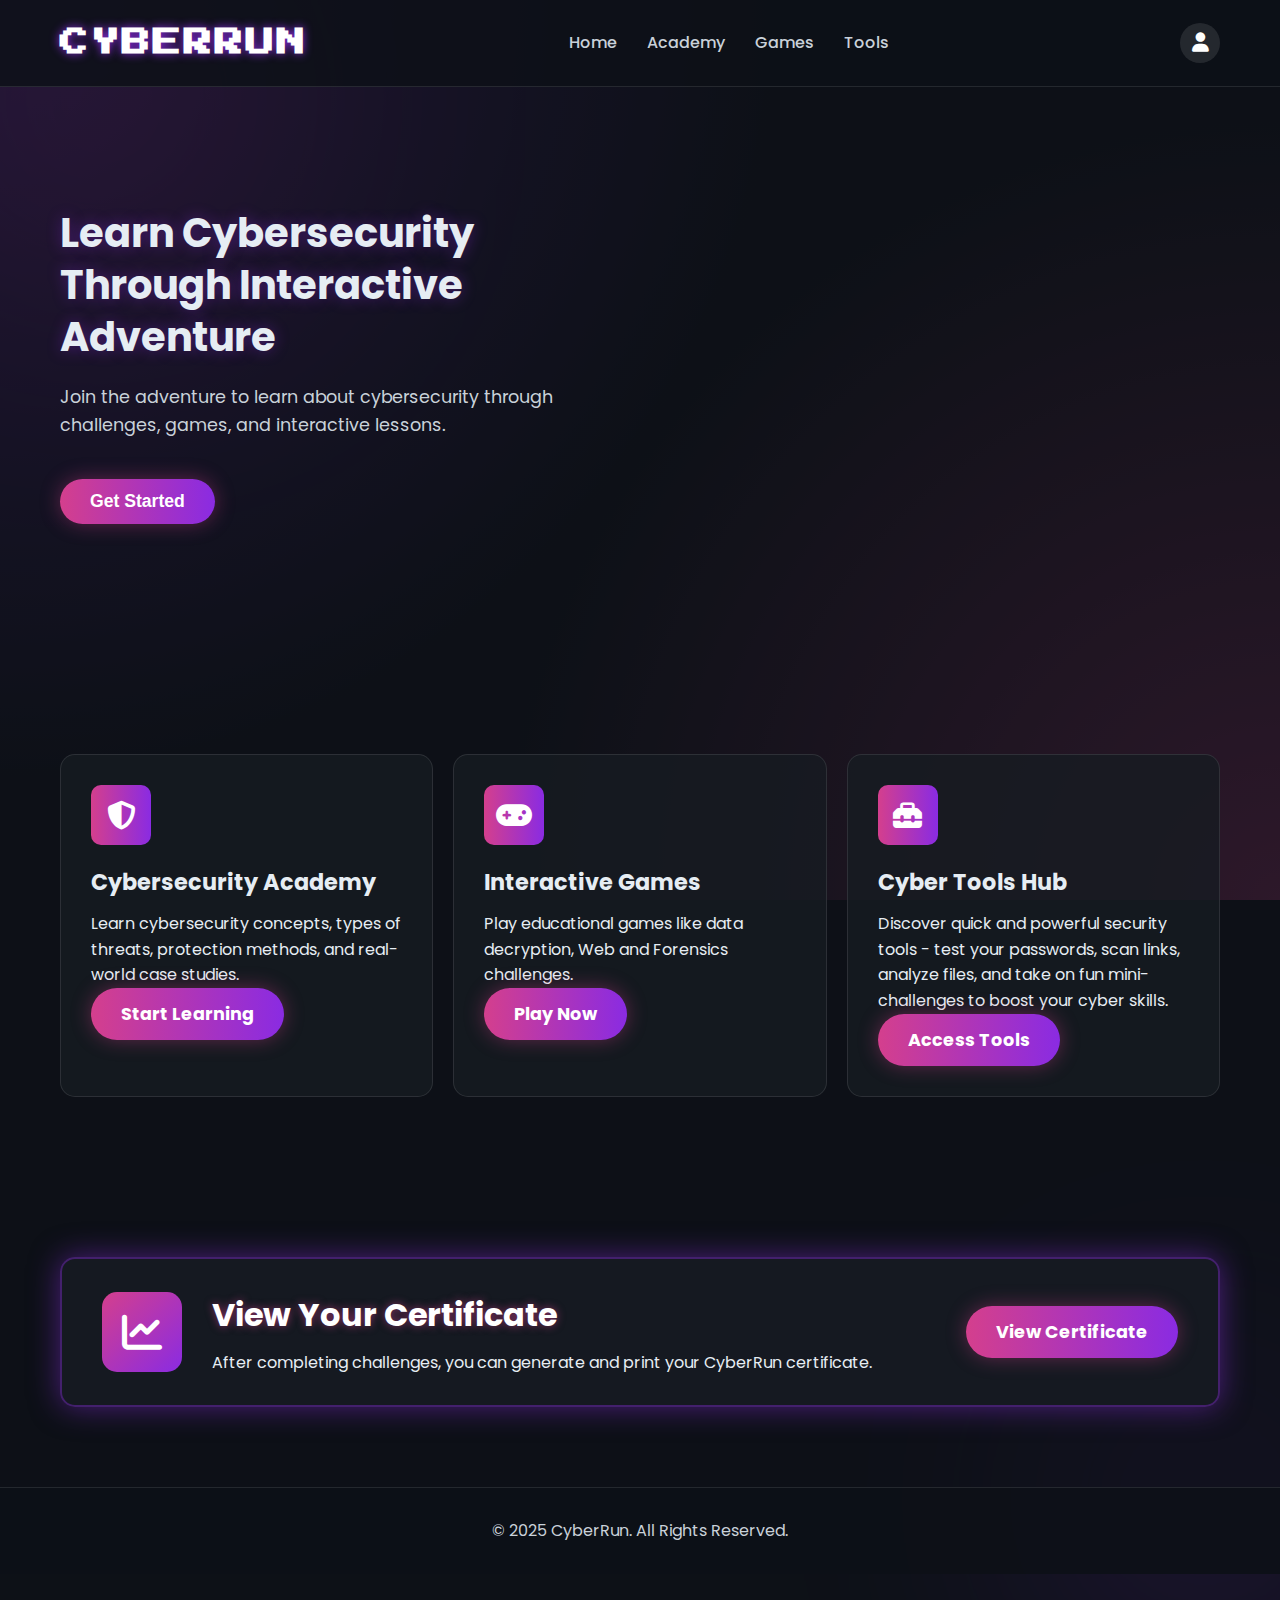
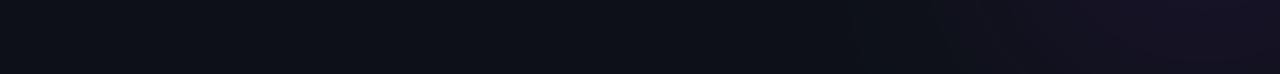
<file: index.html>
<!DOCTYPE html>
<html lang="en">
<head>
    <meta charset="UTF-8" />
    <meta name="viewport" content="width=device-width, initial-scale=1.0" />
    <title>CyberRun - Interactive Cybersecurity</title>

    <link
        rel="stylesheet"
        href="https://cdnjs.cloudflare.com/ajax/libs/font-awesome/6.4.2/css/all.min.css"
    />

    <link
        href="https://fonts.googleapis.com/css2?family=Poppins:wght@400;600&family=Press+Start+2P&display=swap"
        rel="stylesheet"
    />
    <link rel="stylesheet" href="style.css" /> 
</head>
<body>

    <div class="orb orb-1"></div>
    <div class="orb orb-2"></div>

    <header class="header">
        <div class="container">
            <h1 class="logo">CYBERRUN</h1>
            <nav class="nav">
                <ul>
                    <li><a href="index.html">Home</a></li>
                    <li><a href="academy.html">Academy</a></li>
                    <li><a href="games.html">Games</a></li>
                    <li><a href="Tools.html">Tools</a></li>
                </ul>
            </nav>
            <button class="login-button"><i class="fa-solid fa-user"></i></button>
        </div>
    </header>

    <section class="hero-section">
        <div class="container">
            <div class="hero-content">
                <h2>Learn Cybersecurity Through Interactive Adventure</h2>
                <p>Join the adventure to learn about cybersecurity through challenges, games, and interactive lessons.</p>
                <button id="getStartedBtn" class="btn btn-primary">Get Started</button>
            </div>
        </div>
    </section>

    <section class="content-cards-section" id="cardsSection">
        <div class="container">
            
            <div class="card">
                <div class="card-icon"><i class="fa-solid fa-shield-halved"></i></div>
                <h3>Cybersecurity Academy</h3>
                <p>Learn cybersecurity concepts, types of threats, protection methods, and real-world case studies.</p>
                <a href="academy.html" class="btn btn-primary btn-small">Start Learning</a>
            </div>

            <div class="card">
                <div class="card-icon"><i class="fa-solid fa-gamepad"></i></div>
                <h3>Interactive Games</h3>
                <p>Play educational games like data decryption, Web and Forensics challenges.</p>
                <a href="games.html" class="btn btn-primary btn-small">Play Now</a>
            </div>

            <div class="card">
                <div class="card-icon"><i class="fa-solid fa-toolbox"></i></div>
                <h3>Cyber Tools Hub</h3>
                <p>Discover quick and powerful security tools - test your passwords, scan links, analyze files, and take on fun mini-challenges to boost your cyber skills.</p>
                <a href="Tools.html" class="btn btn-primary btn-small">Access Tools</a>
            </div>
        </div>
    </section>

<section class="progress-section">
        <div class="container">
            <div class="certificate-content"> <div class="progress-icon"><i class="fa-solid fa-chart-line"></i></div>
                <div class="progress-text">
                    <h3>View Your Certificate</h3>
                    <p>After completing challenges, you can generate and print your CyberRun certificate.</p>
                </div>
                <a href="certificate.html" class="btn btn-primary certificate-btn">View Certificate</a>
            </div>
        </div>
    </section>

    <footer class="footer">
        <div class="container">
            <p>&copy; 2025 CyberRun. All Rights Reserved.</p>
        </div>
    </footer>

    <script>
        document.addEventListener("DOMContentLoaded", function() {
            const getStartedBtn = document.getElementById('getStartedBtn');
            const cardsSection = document.getElementById('cardsSection');

            if (getStartedBtn && cardsSection) {
                getStartedBtn.addEventListener('click', function() {
                    // تطبيق الانزلاق الناعم إلى قسم البطاقات
                    cardsSection.scrollIntoView({
                        behavior: 'smooth'
                    });
                });
            }
        });
    </script>

</body>
</html>
</file>
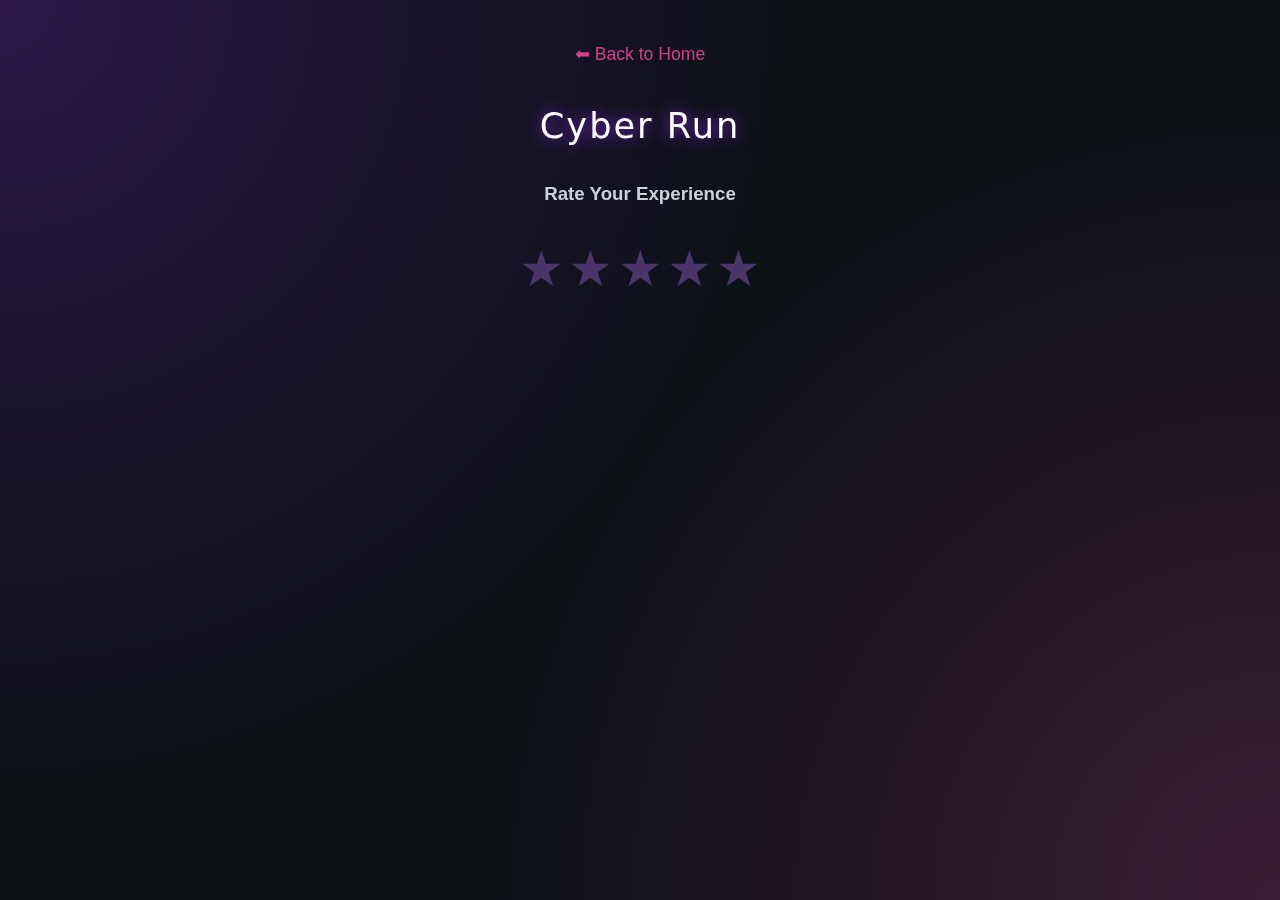
<file: certificate.html>
<!DOCTYPE html>
<html lang="en">
<head>
<meta charset="UTF-8">
<title>Cyber Run - Certificate</title>

<style>
/* ====================================
   1. Base Styling - دمج أنماط الموقع الأساسية
   ==================================== */
* {
    margin: 0;
    padding: 0;
    box-sizing: border-box;
}

:root {
    --primary-color-dark: #8a2be2; /* بنفسجي */
    --primary-color-light: #d43f8d; /* وردي */
    --dark-bg: #0d1117; /* خلفية داكنة */
    --text-color: #e6edf3;
    --light-text: #c9d1d9;
}

body {
    font-family: 'Poppins', sans-serif;
    color: var(--text-color);
    line-height: 1.6;
    background: 
        radial-gradient(circle at top left, rgba(138, 43, 226, 0.4), transparent 50%),
        radial-gradient(circle at bottom right, rgba(212, 63, 141, 0.4), transparent 50%),
        var(--dark-bg);
    background-attachment: fixed;
    background-size: cover;
    overflow-x: hidden;
    padding: 40px 20px;
    position: relative;
    z-index: 1;
    min-height: 100vh;
}

/* طبقة شفافة لجعل النص أكثر بروزاً */
body::before {
    content: '';
    position: fixed;
    top: 0;
    left: 0;
    width: 100%;
    height: 100%;
    background-color: rgba(13, 17, 23, 0.4);
    z-index: 0;
}

.content-wrapper {
    max-width: 850px;
    margin: 0 auto;
    text-align: center;
    position: relative;
    z-index: 2;
}

/* العودة للصفحة الرئيسية */
.back-link {
    display: inline-block;
    color: var(--primary-color-light);
    text-decoration: none;
    font-weight: 500;
    font-size: 1.1em;
    margin-bottom: 30px;
    transition: color 0.3s ease;
}
.back-link:hover {
    color: var(--primary-color-dark);
}

/* ====================================
   2. Title and Rating
   ==================================== */
#siteTitle {
    font-family: 'Press Start 2P', system-ui;
    font-size: 2.2em;
    color: #fff;
    text-shadow: 0 0 15px var(--primary-color-dark);
    margin-bottom: 25px;
    letter-spacing: 2px;
}

h3 {
    color: var(--light-text);
    margin-bottom: 15px;
}

/* Rating Stars */
.rating {
    direction: rtl;
    unicode-bidi: bidi-override;
    margin: 20px 0 30px;
}
.rating input { display: none; }
.rating label {
    font-size: 50px;
    color: #4a3469;
    cursor: pointer;
    transition: color 0.3s ease, text-shadow 0.3s ease;
}
.rating input:checked ~ label,
.rating label:hover,
.rating label:hover ~ label {
    color: var(--primary-color-light);
    text-shadow: 0 0 15px var(--primary-color-light);
}

/* ====================================
   3. Input and Button - تحسين المدخل والزر
   ==================================== */
#nameInput {
    width: 80%;
    max-width: 450px;
    padding: 15px 20px;
    margin-top: 15px;
    font-size: 1.1em;
    border-radius: 8px;
    border: 2px solid var(--primary-color-dark);
    background: rgba(22, 27, 34, 0.9);
    color: var(--text-color);
    transition: border-color 0.3s ease, box-shadow 0.3s ease;
    display: none; /* مخفي افتراضياً */
}

#nameInput:focus {
    outline: none;
    border-color: var(--primary-color-light);
    box-shadow: 0 0 15px rgba(212, 63, 141, 0.5);
}

/* الزر الأساسي (Primary Button Style) */
.btn-primary {
    display: inline-block;
    margin-top: 30px;
    padding: 12px 35px;
    border-radius: 50px;
    font-weight: bold;
    text-decoration: none;
    cursor: pointer;
    transition: all 0.3s ease;
    border: none;
    font-size: 1.1em;
    background: linear-gradient(90deg, var(--primary-color-light), var(--primary-color-dark));
    color: white;
    box-shadow: 0 0 20px rgba(212, 63, 141, 0.4);
    display: none; /* مخفي افتراضياً */
}

.btn-primary:hover {
    transform: translateY(-3px);
    box-shadow: 0 0 30px rgba(212, 63, 141, 0.8);
}

/* تطبيق الأنماط على زر الطباعة */
#printBtn {
    /* يستخدم نمط .btn-primary */
}

/* ====================================
   4. Certificate - تحسين عرض الشهادة
   ==================================== */
#certificate {
    margin: 60px auto 40px;
    width: 90%;
    max-width: 700px;
    padding: 50px 30px;
    border: 5px solid var(--primary-color-dark);
    border-radius: 20px;
    background: rgba(22, 27, 34, 0.85);
    box-shadow: 0 0 40px rgba(138, 43, 226, 0.7);
    border-image: linear-gradient(45deg, var(--primary-color-light), var(--primary-color-dark)) 1;
    border-width: 5px;
    text-align: center;
    display: none; /* مخفي افتراضياً */
}

#certificate h1 {
    font-size: 2.5em;
    color: var(--primary-color-light);
    margin-bottom: 10px;
    text-transform: uppercase;
    letter-spacing: 2px;
}

#certificate p {
    font-size: 1.1em;
    color: var(--light-text);
    margin: 15px 0;
}

#certName {
    font-size: 3em;
    color: #fff;
    font-weight: 700;
    margin: 20px 0;
    text-shadow: 0 0 10px rgba(255, 255, 255, 0.5);
}

/* ====================================
   5. Responsive Adjustments
   ==================================== */
@media (max-width: 600px) {
    #siteTitle { font-size: 1.8em; }
    .rating label { font-size: 40px; }
    #nameInput { width: 95%; }
    #certificate { padding: 30px 15px; }
    #certificate h1 { font-size: 2em; }
    #certName { font-size: 2.5em; }
}

/* ====================================
   6. Print Mode (التعليمات لإبقاء الألوان)
   ==================================== */
@media print {
    /* **التعليمات الأساسية للطباعة الملونة** */
    body, #certificate {
        -webkit-print-color-adjust: exact !important;
        color-adjust: exact !important;
    }

    body {
        background: var(--dark-bg) !important;
        color: var(--text-color) !important;
        padding: 0 !important;
        /* لا يتم استخدام الـ radial-gradient في الطباعة عادةً، نعتمد على لون الخلفية الداكن */
    }
    
    /* إخفاء عناصر التحكم */
    .back-link, #siteTitle, h3, .rating, #nameInput, #printBtn { 
        visibility: hidden; 
        display: none; 
    }

    /* ضمان ظهور الشهادة بالخلفية الداكنة */
    #certificate {
        background: rgba(22, 27, 34, 0.95) !important;
        color: var(--text-color) !important;
        border-color: var(--primary-color-dark) !important;
        box-shadow: none !important;
        border-image: linear-gradient(45deg, var(--primary-color-light), var(--primary-color-dark)) 1;
        border-width: 5px;
        position: absolute;
        top: 0; left: 0;
        width: 100%;
        max-width: 100%;
        margin: 0;
        padding: 50px;
        min-height: 100vh;
        border-radius: 0;
    }

    #certificate h1 {
        color: var(--primary-color-light) !important;
    }
    #certName {
        color: #fff !important;
        text-shadow: none !important;
    }
}
</style>
</head>

<body>

<div class="content-wrapper">

    <a href="index.html" class="back-link">⬅ Back to Home</a>

    <div id="siteTitle">Cyber Run</div>

    <h3>Rate Your Experience</h3>

    <div class="rating">
      <input type="radio" name="rate" id="r5"><label for="r5">★</label>
      <input type="radio" name="rate" id="r4"><label for="r4">★</label>
      <input type="radio" name="rate" id="r3"><label for="r3">★</label>
      <input type="radio" name="rate" id="r2"><label for="r2">★</label>
      <input type="radio" name="rate" id="r1"><label for="r1">★</label>
    </div>

    <input id="nameInput" type="text" placeholder="Enter your name" style="display: none;">

    <button id="printBtn" class="btn-primary" onclick="printCertificate()" style="display: none;">Generate & Print Certificate</button>

    <div id="certificate" style="display: none;">
      <h1>Certificate of Completion</h1>
      <p>Cyber Run proudly presents this certificate to</p>
      <h2 id="certName"></h2>
      <p>For successfully taking part in the **Cyber Run Experience** and demonstrating commitment to digital security principles.</p>
    </div>

</div>

<script>
document.querySelectorAll("input[name='rate']").forEach(el => {
    el.addEventListener("change", () => {
        // إظهار عناصر الإدخال والزر والشهادة بعد تقييم المستخدم
        document.getElementById("nameInput").style.display = "inline-block";
        document.getElementById("printBtn").style.display = "inline-block";
        document.getElementById("certificate").style.display = "block";
    });
});

function printCertificate() {
    const nameInput = document.getElementById("nameInput");
    let name = nameInput.value.trim();
    
    // التحقق من إدخال اسم
    if (!name) {
        nameInput.placeholder = "Please enter your name!"; // رسالة تنبيه
        nameInput.focus();
        return; 
    }

    // إظهار الاسم في الشهادة
    document.getElementById("certName").innerText = name;
    
    // بدء الطباعة
    window.print();
}
</script>

</body>
</html>
</file>
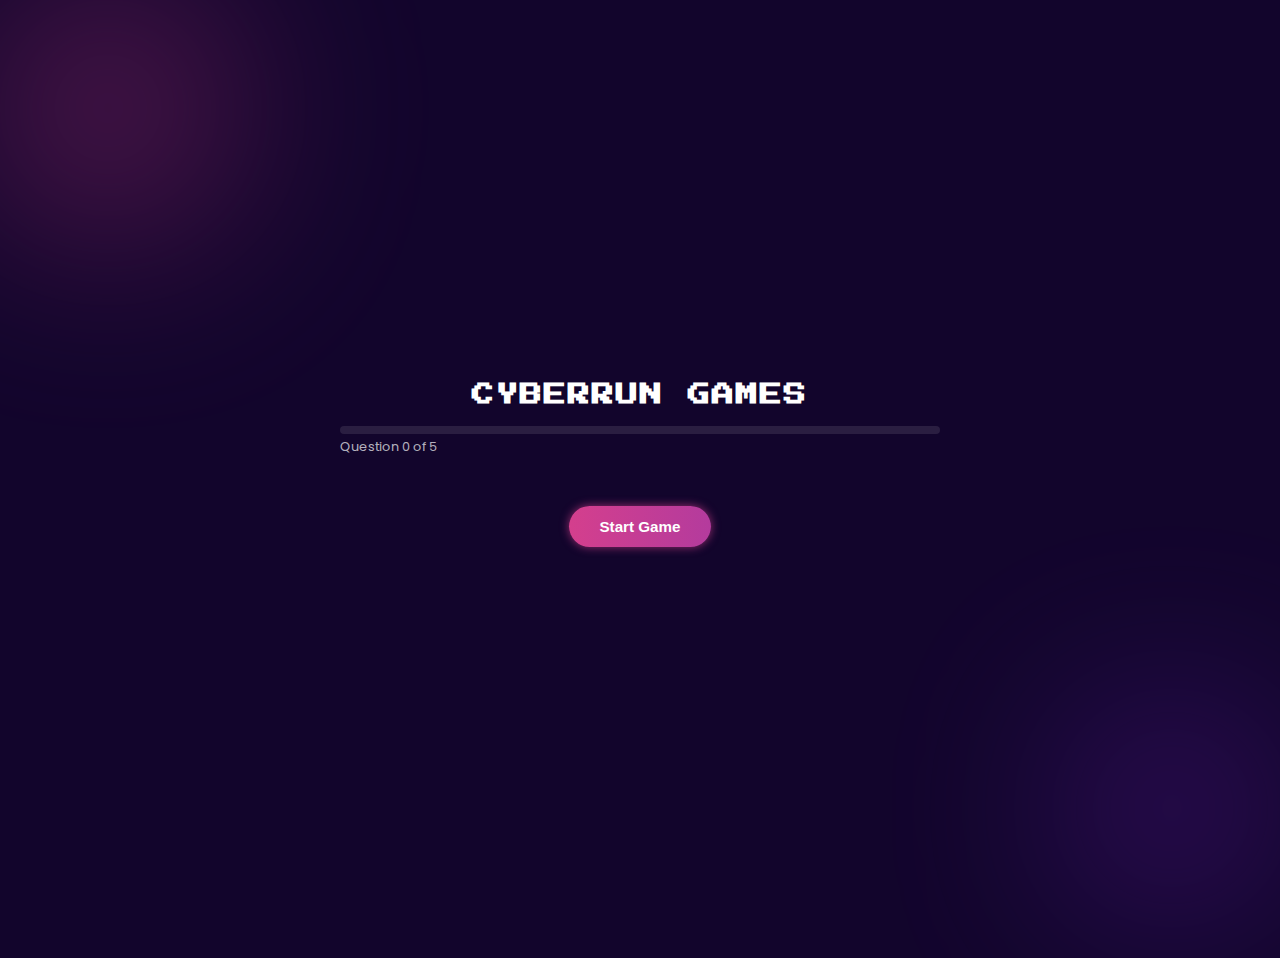
<file: games.html>
<!DOCTYPE html>
<html lang="en">
<head>
  <meta charset="UTF-8" />
  <title>Cyberrun games</title>

  <!-- Fonts -->
  <link href="https://fonts.googleapis.com/css2?family=Poppins:wght@400;600&family=Press+Start+2P&display=swap" rel="stylesheet"/>

  <style>
    /* General Styling */
    body {
      font-family: 'Poppins', sans-serif;
      background: #12052c;
      color: #f0f0f0;
      display: flex;
      justify-content: center;
      align-items: center;
      min-height: 100vh;
      padding: 20px;
      box-sizing: border-box;
      overflow: hidden;
      position: relative;
    }

    /* Background Orbs */
    .orb {
      position: absolute;
      border-radius: 50%;
      filter: blur(100px);
      opacity: 0.6;
      z-index: -1;
    }
    .orb-1 {
      width: 400px;
      height: 400px;
      background: radial-gradient(circle, #d43f8d, transparent 60%);
      top: -100px;
      left: -100px;
    }
    .orb-2 {
      width: 300px;
      height: 300px;
      background: radial-gradient(circle, #8a2be2, transparent 60%);
      bottom: -50px;
      right: -50px;
    }

    h1 {
      text-align: center;
      font-weight: 600;
      text-transform: uppercase;
      color: #fff;
      margin-bottom: 20px;
      font-family: 'Press Start 2P', system-ui;
      font-size: 1.4rem;
      letter-spacing: 2px;
    }

    .quiz-container {
      width: 100%;
      max-width: 600px;
      position: relative;
      z-index: 1;
      text-align: center;
    }

    /* Progress */
    .progress-bar-container {
      width: 100%;
      height: 8px;
      background: rgba(255, 255, 255, 0.1);
      border-radius: 5px;
      overflow: hidden;
      margin-bottom: 4px;
    }
    .progress-bar {
      width: 0%;
      height: 100%;
      background: linear-gradient(90deg, #d43f8d, #8a2be2);
      border-radius: 5px;
      transition: width 0.4s ease-in-out;
    }
    .progress-text {
      font-size: 0.8rem;
      color: rgba(255, 255, 255, 0.7);
      text-align: left;
      margin-bottom: 20px;
    }

    /* Start button */
    #start-btn {
      display: inline-block;
      margin-top: 30px;
      padding: 12px 30px;
      border-radius: 25px;
      border: none;
      font-weight: 600;
      font-size: 0.95rem;
      background: linear-gradient(90deg, #d43f8d, #b43b9d);
      color: #fff;
      cursor: pointer;
      box-shadow: 0 0 10px rgba(212, 63, 141, 0.7);
    }
    #start-btn:hover {
      box-shadow: 0 0 16px rgba(212, 63, 141, 0.9);
    }

    /* Question card */
    .question-card {
      background: rgba(255, 255, 255, 0.05);
      backdrop-filter: blur(15px);
      border: 1px solid rgba(255, 255, 255, 0.1);
      border-radius: 20px;
      padding: 25px 30px;
      margin-top: 20px;
      box-shadow: 0 8px 32px 0 rgba(0, 0, 0, 0.37);
      display: none;
      text-align: left;
    }
    .question-card.active {
      display: block;
    }
    .question-card h3 {
      margin-top: 0;
      margin-bottom: 8px;
      font-weight: 600;
      color: #fff;
      font-size: 1.05rem;
    }
    .question-card p {
      font-size: 0.95rem;
      color: rgba(255, 255, 255, 0.85);
      margin-bottom: 16px;
    }

    input[type="text"] {
      width: 100%;
      padding: 10px 12px;
      background: rgba(0, 0, 0, 0.2);
      border: 1px solid rgba(255, 255, 255, 0.2);
      border-radius: 10px;
      color: #fff;
      font-size: 0.95rem;
      box-sizing: border-box;
      margin-bottom: 10px;
    }
    input[type="text"]::placeholder {
      color: rgba(255, 255, 255, 0.5);
    }

    /* Checkbox list for phishing question */
    .checkbox-list {
      margin-bottom: 8px;
    }
    .checkbox-item {
      display: flex;
      align-items: center;
      background: rgba(0, 0, 0, 0.2);
      border: 1px solid rgba(255, 255, 255, 0.2);
      border-radius: 10px;
      padding: 8px 10px;
      margin-bottom: 8px;
      font-size: 0.9rem;
    }
    .checkbox-item input[type="checkbox"] {
      margin-right: 8px;
      accent-color: #d43f8d;
    }

    /* Hint & Feedback */
    .hint-message {
      display: none;
      background: rgba(212, 63, 141, 0.85);
      padding: 10px;
      border-radius: 8px;
      font-size: 0.85rem;
      color: #fff;
      margin-top: 10px;
    }
    .feedback {
      display: none;
      font-size: 0.88rem;
      font-weight: 600;
      margin-top: 12px;
      padding: 8px;
      border-radius: 8px;
      text-align: center;
    }
    .feedback.correct {
      background: rgba(46, 204, 113, 0.2);
      color: #2ecc71;
    }
    .feedback.incorrect {
      background: rgba(231, 76, 60, 0.2);
      color: #e74c3c;
    }

    /* Buttons */
    .button-group {
      display: flex;
      justify-content: space-between;
      align-items: center;
      margin-top: 18px;
      gap: 8px;
    }
    .btn {
      flex: 1;
      padding: 8px 12px;
      border-radius: 25px;
      border: none;
      font-size: 0.85rem;
      font-weight: 600;
      cursor: pointer;
      transition: all 0.3s ease;
      white-space: nowrap;
    }
    .submit-btn {
      background: linear-gradient(90deg, #d43f8d, #b43b9d);
      color: #fff;
    }
    .submit-btn:hover {
      box-shadow: 0 0 12px rgba(212, 63, 141, 0.7);
    }
    .hint-btn {
      background: rgba(255, 255, 255, 0.1);
      color: rgba(255, 255, 255, 0.85);
      border: 1px solid rgba(255, 255, 255, 0.2);
    }
    .hint-btn:hover {
      background: rgba(255, 255, 255, 0.2);
    }
    .skip-btn {
      background: rgba(0, 0, 0, 0.25);
      color: rgba(255, 255, 255, 0.85);
      border: 1px solid rgba(255, 255, 255, 0.15);
    }
    .skip-btn:hover {
      background: rgba(0, 0, 0, 0.4);
    }
    .btn:disabled {
      opacity: 0.5;
      cursor: not-allowed;
    }

    /* Results */
    #results-card {
      background: rgba(255, 255, 255, 0.05);
      backdrop-filter: blur(15px);
      border: 1px solid rgba(255, 255, 255, 0.1);
      border-radius: 20px;
      padding: 25px 30px;
      margin-top: 20px;
      box-shadow: 0 8px 32px 0 rgba(0, 0, 0, 0.37);
      display: none;
      text-align: center;
    }
    .score-text {
      font-size: 1.1rem;
      font-weight: 600;
      margin-bottom: 10px;
    }
    #restart-btn {
      margin-top: 12px;
      padding: 10px 20px;
      border-radius: 25px;
      border: none;
      background: linear-gradient(90deg, #d43f8d, #b43b9d);
      color: #fff;
      font-weight: 600;
      cursor: pointer;
    }
  </style>
</head>
<body>
  <div class="orb orb-1"></div>
  <div class="orb orb-2"></div>

  <div class="quiz-container">
    <h1>CYBERRUN GAMES</h1>

    <!-- Progress -->
    <div class="progress-bar-container">
      <div class="progress-bar" id="progress-bar"></div>
    </div>
    <div class="progress-text" id="progress-text">Question 0 of 5</div>

    <!-- Start Button -->
    <button id="start-btn">Start Game</button>

    <!-- Q1: Crypto (Base64) -->
    <div class="question-card" id="question-1">
      <h3>Crypto</h3>
      <p>
        The following text is encoded<br />
        <code>aGksIGNhbiB5b3Ugc29sdmUgaXQ/</code><br /><br />
        Decode it and type the original message
      </p>
      <input type="text" id="q1-answer" placeholder="Type the decoded text here..." />

      <div class="hint-message" id="q1-hint">
        Hint: two things you need, Base64 and CyberChef tool
      </div>
      <p class="feedback" id="q1-feedback"></p>

      <div class="button-group">
        <button class="btn hint-btn" data-q="1">Hint</button>
        <button class="btn skip-btn" data-q="1">Skip</button>
        <button class="btn submit-btn" data-q="1">Submit</button>
      </div>
    </div>

    <!-- Q2: Phishing -->
    <div class="question-card" id="question-2">
      <h3>Phishing Detection</h3>
      <p>
        Below are four URLs.<b> Selecte them
      </p>

      <div class="checkbox-list">
        <label class="checkbox-item">
          <input type="checkbox" name="q2-site" value="apple" />
          https://support-appleid-login.com
        </label>
        <label class="checkbox-item">
          <input type="checkbox" name="q2-site" value="microsoft" />
          https://www.microsoft.com
        </label>
        <label class="checkbox-item">
          <input type="checkbox" name="q2-site" value="paypal" />
          https://secure-paypal-help.net
        </label>
        <label class="checkbox-item">
          <input type="checkbox" name="q2-site" value="google" />
          https://accounts.google.com
        </label>
      </div>

      <div class="hint-message" id="q2-hint">
        Hint: Real services use their official domains only (like apple.com, paypal.com).
      </div>
      <p class="feedback" id="q2-feedback"></p>

      <div class="button-group">
        <button class="btn hint-btn" data-q="2">Hint</button>
        <button class="btn skip-btn" data-q="2">Skip</button>
        <button class="btn submit-btn" data-q="2">Submit</button>
      </div>
    </div>

    <!-- Q3: Web – external password challenge -->
    <div class="question-card" id="question-3">
      <h3>Challenge 3 – Web Password</h3>
      <p>
        There is a separate web challenge page with a fake login-style form.<br />
        Your goal is to find the <strong>secret password</strong> that makes the page show:<br />
        <code>✅ Correct password! Access granted.</code><br /><br />
        Open the external page using the link below, solve it, then type the exact password you found.
      </p>

      <p style="font-size: 0.85rem; opacity: 0.8; margin-bottom: 8px;">
        External challenge link:<br />
        <!-- Replace the href with your real password-challenge URL -->
        <a href="https://codepen.io/starcipher777/full/EaKEMqN" target="_blank">
          Open the Password Challenge
        </a>
      </p>

      <input type="text" id="q3-answer" placeholder="Type the secret password here..." />

      <div class="hint-message" id="q3-hint">
        Hint: The password is stored on the external page (for example inside the JavaScript code).
      </div>
      <p class="feedback" id="q3-feedback"></p>

      <div class="button-group">
        <button class="btn hint-btn" data-q="3">Hint</button>
        <button class="btn skip-btn" data-q="3">Skip</button>
        <button class="btn submit-btn" data-q="3">Submit</button>
      </div>
    </div>

    <!-- Q4: Stego (Hex to text) -->
    <div class="question-card" id="question-4">
      <h3>Challenge 4 – Stego (Hex to Text)</h3>
      <p>
        Hidden inside an image description you find this hex value:<br />
        <code>4869207468657265</code><br /><br />
        Convert it to ASCII text and type the result.
      </p>

      <input type="text" id="q4-answer" placeholder="Type the decoded text..." />

      <div class="hint-message" id="q4-hint">
        Hint: Convert Hex → Text (for example with CyberChef → From Hex).
      </div>
      <p class="feedback" id="q4-feedback"></p>

      <div class="button-group">
        <button class="btn hint-btn" data-q="4">Hint</button>
        <button class="btn skip-btn" data-q="4">Skip</button>
        <button class="btn submit-btn" data-q="4">Submit</button>
      </div>
    </div>

    <!-- Q5: Forensics – file type -->
    <div class="question-card" id="question-5">
      <h3>Challenge 5 – Forensics</h3>
      <p>
        You see a file called <code>sound.mp3</code>, but it's very small (2 KB).<br />
        When you open it, you only see text. The first bytes are:<br />
        <code>EF BB BF</code><br /><br />
        What kind of file is it actually? (short answer, e.g. <code>text file</code>)
      </p>

      <input type="text" id="q5-answer" placeholder="Type the real file type..." />

      <div class="hint-message" id="q5-hint">
        Hint: EF BB BF is the UTF-8 BOM, usually used for plain text files.
      </div>
      <p class="feedback" id="q5-feedback"></p>

      <div class="button-group">
        <button class="btn hint-btn" data-q="5">Hint</button>
        <button class="btn skip-btn" data-q="5">Skip</button>
        <button class="btn submit-btn" data-q="5">Submit</button>
      </div>
    </div>

    <!-- Results -->
    <div id="results-card">
      <p class="score-text" id="score-text"></p>
      <p id="score-detail"></p>
      <button id="restart-btn">Play Again</button>
    </div>
  </div>

  <script>
    const totalQuestions = 5;
    let currentQuestion = 0;
    let score = 0;
    let answered = 0;

    const progressBar = document.getElementById("progress-bar");
    const progressText = document.getElementById("progress-text");
    const startBtn = document.getElementById("start-btn");
    const resultsCard = document.getElementById("results-card");
    const scoreText = document.getElementById("score-text");
    const scoreDetail = document.getElementById("score-detail");
    const restartBtn = document.getElementById("restart-btn");

    function updateProgress() {
      const percentage = (answered / totalQuestions) * 100;
      progressBar.style.width = percentage + "%";
      progressText.textContent = `Question ${Math.min(answered + 1, totalQuestions)} of ${totalQuestions}`;
    }

    function showQuestion(num) {
      document.querySelectorAll(".question-card").forEach(card => {
        card.classList.remove("active");
      });
      const card = document.getElementById(`question-${num}`);
      if (card) {
        card.classList.add("active");
      }
    }

    function showResults() {
      document.querySelectorAll(".question-card").forEach(card => {
        card.classList.remove("active");
      });
      resultsCard.style.display = "block";
      scoreText.textContent = `You scored ${score} / ${totalQuestions}`;
      scoreDetail.textContent = "You can close this tab or press Play Again to restart.";
    }

    startBtn.addEventListener("click", () => {
      startBtn.style.display = "none";
      currentQuestion = 1;
      answered = 0;
      score = 0;
      resultsCard.style.display = "none";
      updateProgress();
      showQuestion(currentQuestion);
    });

    restartBtn.addEventListener("click", () => {
      window.location.reload();
    });

    // Hint buttons
    document.querySelectorAll(".hint-btn").forEach(btn => {
      btn.addEventListener("click", () => {
        const q = btn.getAttribute("data-q");
        const hint = document.getElementById(`q${q}-hint`);
        if (hint) hint.style.display = "block";
      });
    });

    // Skip buttons
    document.querySelectorAll(".skip-btn").forEach(btn => {
      btn.addEventListener("click", () => {
        const q = parseInt(btn.getAttribute("data-q"), 10);
        const feedback = document.getElementById(`q${q}-feedback`);
        if (feedback) {
          feedback.textContent = "Skipped.";
          feedback.classList.remove("correct");
          feedback.classList.add("incorrect");
          feedback.style.display = "block";
        }
        nextQuestion();
      });
    });

    // Submit buttons
    document.querySelectorAll(".submit-btn").forEach(btn => {
      btn.addEventListener("click", () => {
        const q = parseInt(btn.getAttribute("data-q"), 10);
        handleSubmit(q);
      });
    });

    function handleSubmit(q) {
      let correct = false;

      if (q === 1) {
        const ans = (document.getElementById("q1-answer").value || "").trim().toLowerCase();
        const expected = "hi, can you solve it?";
        correct = ans === expected.toLowerCase();
      }

      if (q === 2) {
        const selected = Array.from(
          document.querySelectorAll('input[name="q2-site"]:checked')
        ).map((c) => c.value);
        const expected = ["apple", "paypal"];
        selected.sort();
        expected.sort();
        correct =
          selected.length === expected.length &&
          selected.every((v, i) => v === expected[i]);
      }

      if (q === 3) {
        const ans = (document.getElementById("q3-answer").value || "")
          .trim()
          .toLowerCase();
        const expected = "cyber123"; // password from the external site
        correct = ans === expected;
      }

      if (q === 4) {
        const ans = (document.getElementById("q4-answer").value || "")
          .trim()
          .toLowerCase();
        const expected = "hi there";
        correct = ans === expected.toLowerCase();
      }

      if (q === 5) {
        const ans = (document.getElementById("q5-answer").value || "")
          .trim()
          .toLowerCase();
        // Accept answers mentioning text / txt
        correct =
          ans.includes("text") ||
          ans.includes("txt");
      }

      const feedback = document.getElementById(`q${q}-feedback`);
      if (feedback) {
        feedback.style.display = "block";
        if (correct) {
          feedback.textContent = "Correct!";
          feedback.classList.remove("incorrect");
          feedback.classList.add("correct");
          score++;
        } else {
          feedback.textContent = "Not quite, but you can skip or try again.";
          feedback.classList.remove("correct");
          feedback.classList.add("incorrect");
          // Do not advance immediately if incorrect — player can fix or skip
          return;
        }
      }

      nextQuestion();
    }

    function nextQuestion() {
      answered++;
      updateProgress();
      if (answered >= totalQuestions) {
        showResults();
      } else {
        currentQuestion++;
        showQuestion(currentQuestion);
      }
    }
  </script>
</body>
</html>
</file>
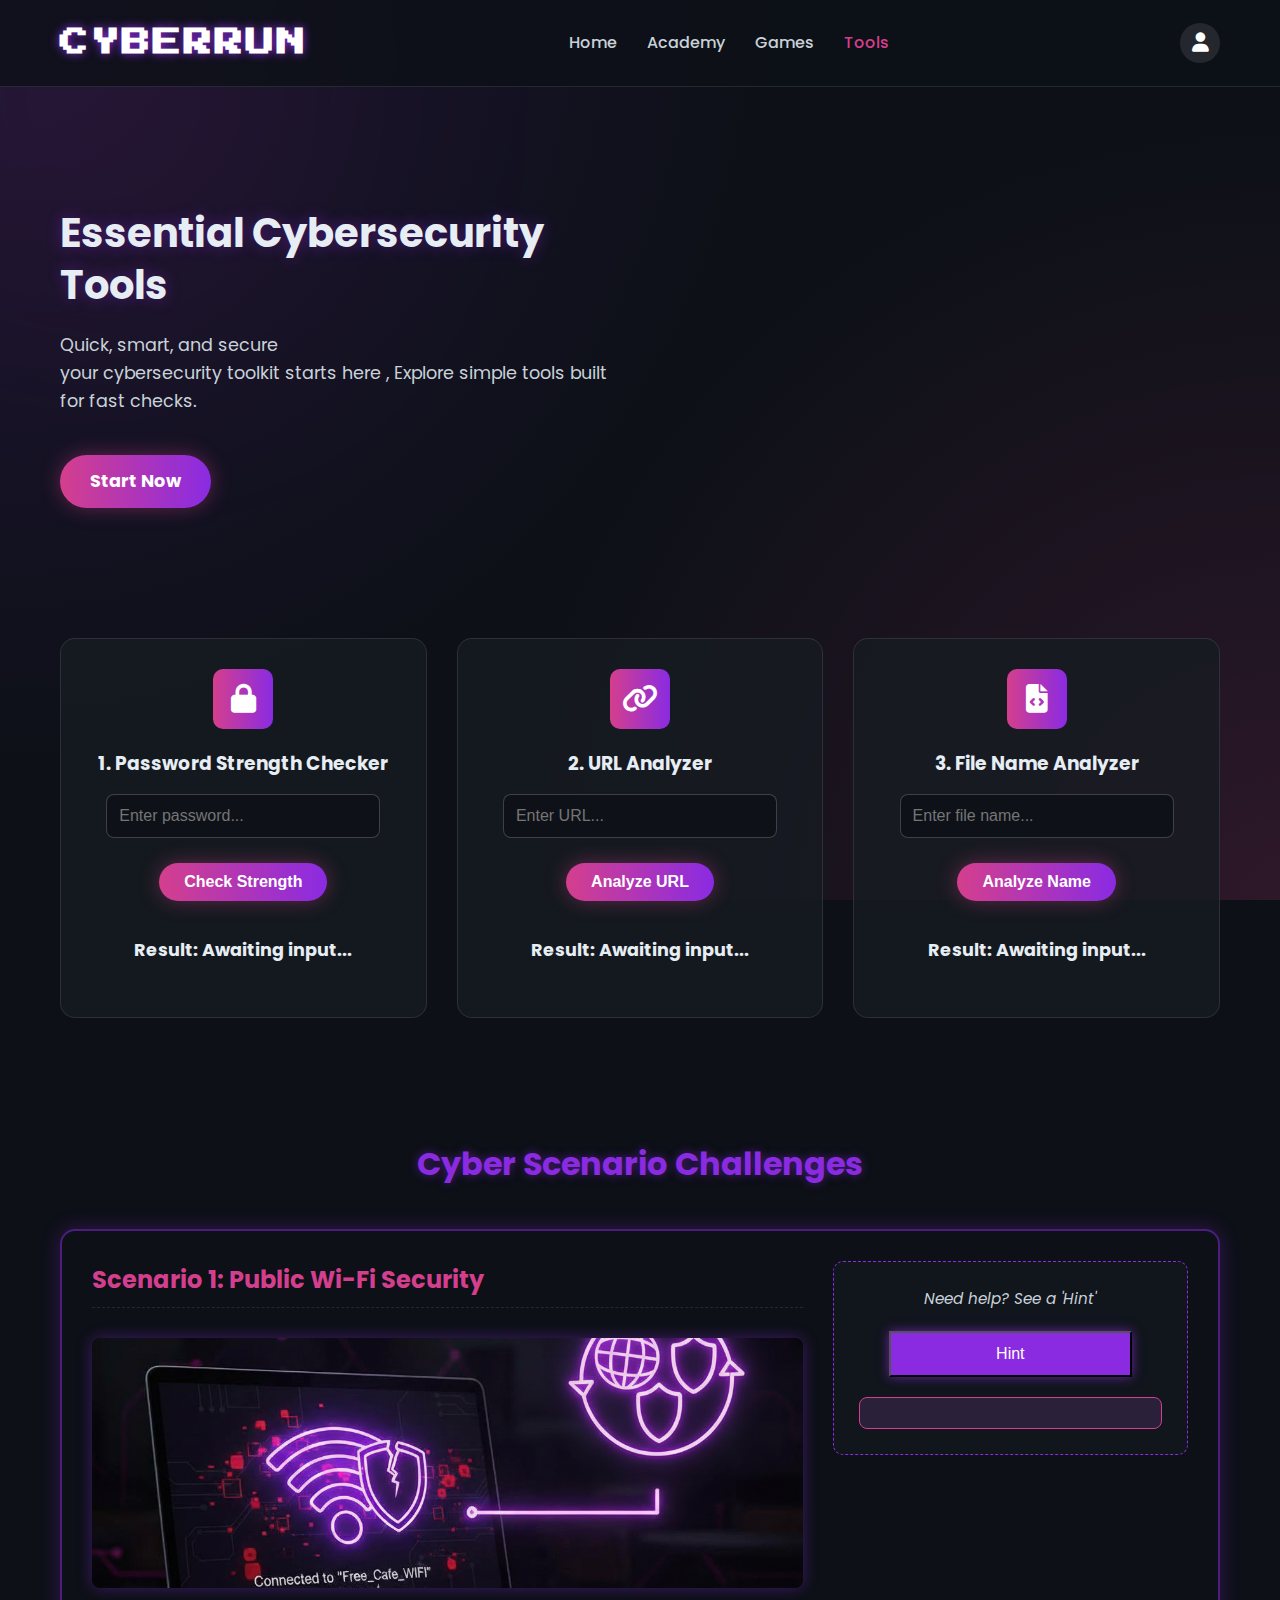
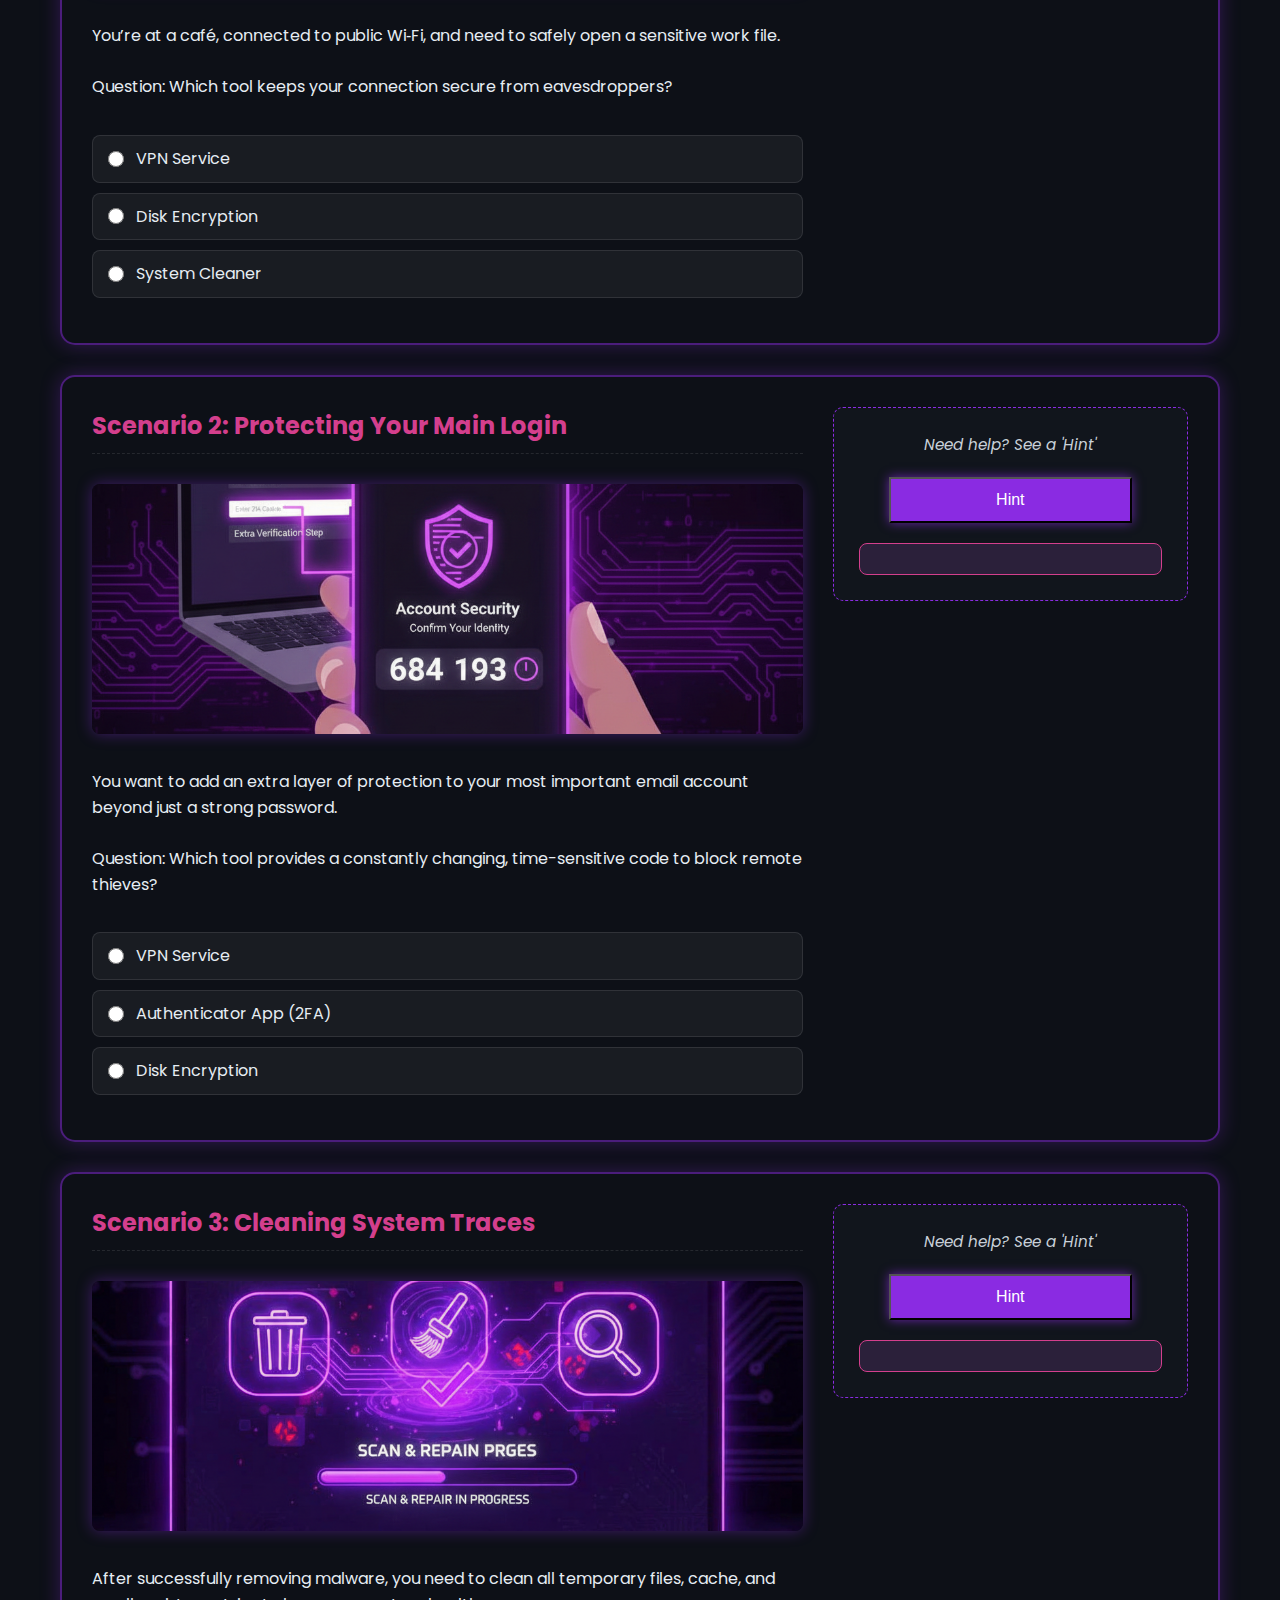
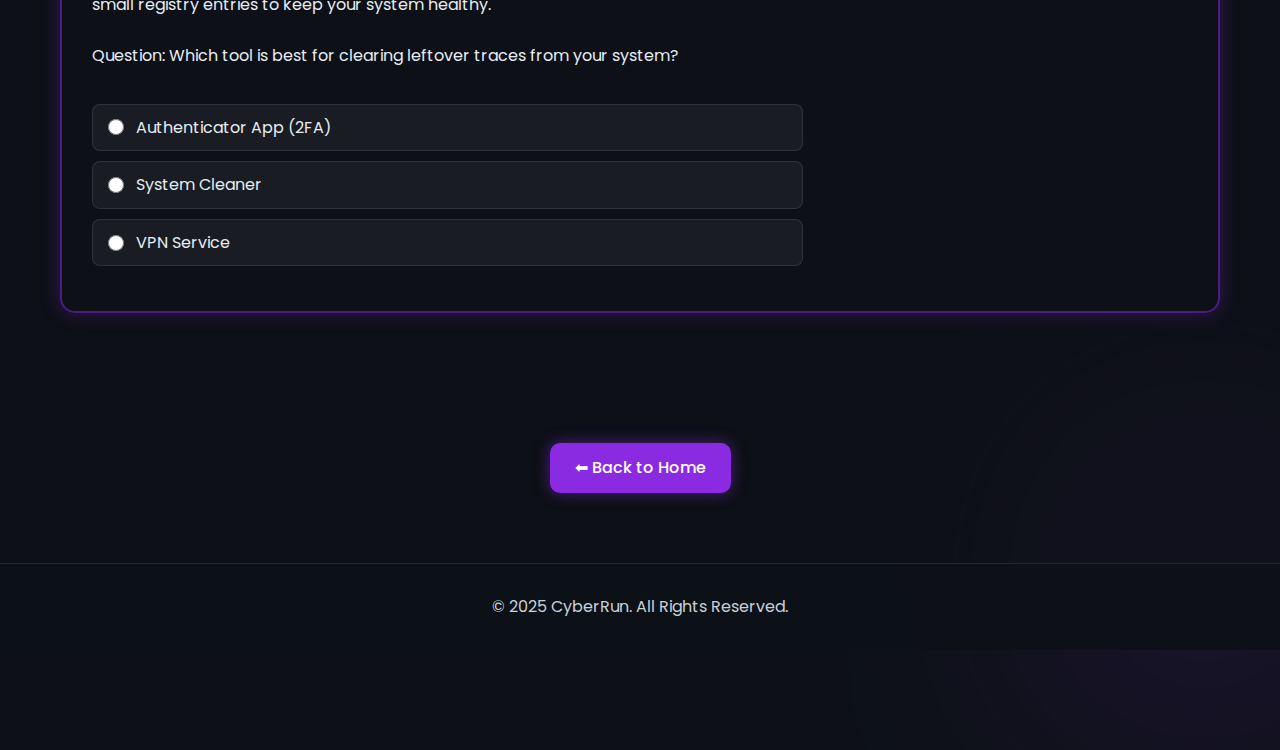
<file: Tools.html>
<!DOCTYPE html>
<html lang="en">

<head>
    <meta charset="UTF-8">
    <meta name="viewport" content="width=device-width, initial-scale=1.0">
    <title>Cybersecurity Tools</title>
    <link rel="stylesheet" href="https://cdnjs.cloudflare.com/ajax/libs/font-awesome/6.4.2/css/all.min.css">
    <link href="https://fonts.googleapis.com/css2?family=Poppins:wght@400;500;700&family=Press+Start+2P&display=swap" rel="stylesheet">
    <link rel="stylesheet" href="Toolsstyle.css">
</head>

<body>

    <div class="orb orb-1"></div>
    <div class="orb orb-2"></div>

    <header class="header">
        <div class="container">
            <h1 class="logo">CYBERRUN</h1>
            <nav class="nav">
                <ul>
                    <li><a href="index.html">Home</a></li>
                    <li><a href="academy.html">Academy</a></li>
                    <li><a href="#">Games</a></li>
                    <li><a href="Tools.html" class="active-link">Tools</a></li>
                </ul>
            </nav>
            <button class="login-button"><i class="fa-solid fa-user"></i></button>
        </div>
    </header>

    <section class="hero-section">
        <div class="container">
            <div class="hero-content">
                <h2>Essential Cybersecurity Tools</h2>
                <p>Quick, smart, and secure <br> your cybersecurity toolkit starts here , Explore simple tools built for fast checks.
</p>
                <a href="#tool-sections" class="btn btn-primary">Start Now</a>
            </div>
        </div>
    </section>

    <section class="content-cards-section" id="tool-sections">
        <div class="container tool-sections-container">

            <div class="card tool-card">
                <div class="card-icon"><i class="fa-solid fa-lock"></i></div>
                <h3>1. Password Strength Checker</h3>
                <input type="password" id="passwordInput" placeholder="Enter password...">
                <button class="btn btn-primary tool-btn" onclick="checkPasswordStrength()">Check Strength</button>
                <p id="passwordResult" class="tool-result">Result: Awaiting input...</p>
            </div>

            <div class="card tool-card">
                <div class="card-icon"><i class="fa-solid fa-link"></i></div>
                <h3>2. URL Analyzer</h3>
                <input type="text" id="urlInput" placeholder="Enter URL...">
                <button class="btn btn-primary tool-btn" onclick="analyzeUrl()">Analyze URL</button>
                <p id="urlResult" class="tool-result">Result: Awaiting input...</p>
            </div>

            <div class="card tool-card">
                <div class="card-icon"><i class="fa-solid fa-file-code"></i></div>
                <h3>3. File Name Analyzer</h3>
                <input type="text" id="fileNameInput" placeholder="Enter file name...">
                <button class="btn btn-primary tool-btn" onclick="analyzeFileName()">Analyze Name</button>
                <p id="fileNameResult" class="tool-result">Result: Awaiting input...</p>
            </div>

        </div>
    </section>

    <section class="scenario-challenges-section">
        <div class="container">
            <h2 class="scenario-title">Cyber Scenario Challenges</h2>

            <section id="scenario-1" class="tool-section scenario-grid-layout">
                <div class="scenario-main-content">
                    <h4>Scenario 1: Public Wi-Fi Security</h4>
                    <div class="scenario-image-placeholder">
                        <img src="VPN.png" alt="Public Wi-Fi Image">
                    </div>
                    <p>You’re at a café, connected to public Wi‑Fi, and need to safely open a sensitive work file.<br><br> Question:
Which tool keeps your connection secure from eavesdroppers?</p>
                    <div class="scenario-actions radio-choices">
                        <label><input type="radio" name="scenario1-tool" value="vpn" onclick="checkScenario('scenario-1', 'vpn')"> VPN Service</label>
                        <label><input type="radio" name="scenario1-tool" value="encryption" onclick="checkScenario('scenario-1', 'encryption')"> Disk Encryption</label>
                        <label><input type="radio" name="scenario1-tool" value="cleaner" onclick="checkScenario('scenario-1', 'cleaner')"> System Cleaner</label>
                    </div>
                    <div class="result-display" id="scenario-1-result"></div>
                </div>
                <div class="scenario-hint-area">
                    <p class="hint-text-placeholder">Need help? See a 'Hint' </p>
                    <button class="hint-btn" onclick="showHint('scenario-1')">Hint</button>
                    <div class="hint-display" id="scenario-1-hint-output"></div>
                </div>
            </section>

            <section id="scenario-2" class="tool-section scenario-grid-layout">
                <div class="scenario-main-content">
                    <h4>Scenario 2: Protecting Your Main Login</h4>
                    <div class="scenario-image-placeholder">
                        <img src="AUT.png" alt="Login Shield Image">
                    </div>
                    <p>You want to add an extra layer of protection to your most important email account beyond just a strong password.<br> <br>Question:
Which tool provides a constantly changing, time-sensitive code to block remote thieves?
</p>
                    <div class="scenario-actions radio-choices">
                        <label><input type="radio" name="scenario2-tool" value="vpn" onclick="checkScenario('scenario-2', 'vpn')"> VPN Service</label>
                        <label><input type="radio" name="scenario2-tool" value="authenticator" onclick="checkScenario('scenario-2', 'authenticator')"> Authenticator App (2FA)</label>
                        <label><input type="radio" name="scenario2-tool" value="encryption" onclick="checkScenario('scenario-2', 'encryption')"> Disk Encryption</label>
                    </div>
                    <div class="result-display" id="scenario-2-result"></div>
                </div>
                <div class="scenario-hint-area">
                    <p class="hint-text-placeholder">Need help? See a 'Hint'</p>
                    <button class="hint-btn" onclick="showHint('scenario-2')">Hint</button>
                    <div class="hint-display" id="scenario-2-hint-output"></div>
                </div>
            </section>

            <section id="scenario-3" class="tool-section scenario-grid-layout">
                <div class="scenario-main-content">
                    <h4>Scenario 3: Cleaning System Traces</h4>
                    <div class="scenario-image-placeholder">
                        <img src="System.png" alt="System Cleanup Image">
                    </div>
                    <p>After successfully removing malware, you need to clean all temporary files, cache, and small registry entries to keep your system healthy.<br><br> Question:
Which tool is best for clearing leftover traces from your system?</p>
                    <div class="scenario-actions radio-choices">
                        <label><input type="radio" name="scenario3-tool" value="authenticator" onclick="checkScenario('scenario-3', 'authenticator')"> Authenticator App (2FA)</label>
                        <label><input type="radio" name="scenario3-tool" value="cleaner" onclick="checkScenario('scenario-3', 'cleaner')"> System Cleaner</label>
                        <label><input type="radio" name="scenario3-tool" value="vpn" onclick="checkScenario('scenario-3', 'vpn')"> VPN Service</label>
                    </div>
                    <div class="result-display" id="scenario-3-result"></div>
                </div>
                <div class="scenario-hint-area">
                    <p class="hint-text-placeholder">Need help? See a 'Hint'</p>
                    <button class="hint-btn" onclick="showHint('scenario-3')">Hint</button>
                    <div class="hint-display" id="scenario-3-hint-output"></div>
                </div>
            </section>

        </div>
    </section>

    <div class="back-home-container">
        <a href="index.html" onclick="navigateToHome(event)" class="back-home-btn">⬅ Back to Home</a>
    </div>

    <div id="toolModal" class="modal">
        <div class="modal-content">
            <span class="close-btn" onclick="closeModal()">&times;</span>
            <h3 id="modalTitle"></h3>
            <p id="modalDefinition"></p>
        </div>
    </div>

    <footer class="footer">
        <div class="container">
            <p>&copy; 2025 CyberRun. All Rights Reserved.</p>
        </div>
    </footer>

    <script src="Toolsfun.js"></script>

</body>

</html>
</file>
<file: Toolsstyle.css>
:root {
    --neon-purple: #8a2be2;
    --neon-magenta: #d43f8d;
    --dark-bg: #0d1117;
    /* Slightly transparent background for cards */
    --card-bg-subtle: rgba(22, 27, 34, 0.8);
    
    /* Status Colors */
    --safe-color: #1bc562; 
    --warning-color: #ffc107; 
    --danger-color: #d01f2b; 
    --text-color: #e6edf3;
}

* {
    margin: 0;
    padding: 0;
    box-sizing: border-box;
}

body {
    font-family: 'Poppins', sans-serif;
    color: var(--text-color);/* Default text color */
    line-height: 1.6;
    background: radial-gradient(circle at top left, rgba(138, 43, 226, 0.4), transparent 50%),
                radial-gradient(circle at bottom right, rgba(212, 63, 141, 0.4), transparent 50%),
                var(--dark-bg);
    background-attachment: fixed;
    background-size: cover;
    overflow-x: hidden;
    position: relative;
}

/* Background effects and Orbs */
body::before {
    content: '';
    position: absolute;
    top: 0;
    left: 0;
    width: 100%;
    height: 100%;
    background-color: rgba(13, 17, 23, 0.6);
    z-index: 1;
}

.orb {
    position: absolute;
    border-radius: 50%;
    filter: blur(150px);
    opacity: 0.5;
    z-index: 0;
}

.orb-1 {
    width: 400px;
    height: 400px;
    background: radial-gradient(circle, var(--neon-magenta), transparent 70%);
    top: -100px;
    left: -100px;
}

.orb-2 {
    width: 350px;
    height: 350px;
    background: radial-gradient(circle, var(--neon-purple), transparent 70%);
    bottom: -100px;
    right: -100px;
}

.container {
    max-width: 1200px;
    margin: 0 auto;
    padding: 0 20px;
    position: relative;
    z-index: 2;
}


/* HEADER & NAVIGATION */
.header {
    background-color: rgba(13, 17, 23, 0.85);
    padding: 20px 0;
    border-bottom: 1px solid rgba(255, 255, 255, 0.1);
    position: relative;
    z-index: 3;
}

.header .container {
    display: flex;
    justify-content: space-between;
    align-items: center;
}

.logo {
    font-family: 'Press Start 2P', system-ui;
    font-size: 1.8em;
    font-weight: 700;
    color: #fff;
    text-shadow: 0 0 10px var(--neon-purple);
    letter-spacing: 2px;
}

.nav ul {
    list-style: none;
    display: flex;
}

.nav ul li {
    margin-right: 30px;
}

.nav ul li a {
    color: #c9d1d9;
    text-decoration: none;
    font-weight: 500;
    transition: color 0.3s ease;
}

.nav ul li a:hover,
.nav ul li .active-link {
    color: var(--neon-magenta);
}

.login-button {
    background-color: rgba(255, 255, 255, 0.1);
    color: #fff;
    border: none;
    border-radius: 50%;
    width: 40px;
    height: 40px;
    font-size: 1.2em;
    cursor: pointer;
    transition: all 0.3s ease;
}

.login-button:hover {
    background-color: rgba(255, 255, 255, 0.2);
}


/* HERO SECTION */
.hero-section {
    padding: 120px 0 80px;
    position: relative;
    z-index: 1;
}

.hero-content {
    max-width: 550px;
    text-align: left;
    position: relative;
    z-index: 10;
}

.hero-section h2 {
    font-size: 2.5em;
    margin-bottom: 20px;
    line-height: 1.3;
    text-shadow: 0 0 15px rgba(138, 43, 226, 0.4);
}

.hero-section p {
    font-size: 1.1em;
    margin-bottom: 40px;
    color: #c9d1d9;
}


/* GENERAL BUTTONS & INPUTS */
.btn {
    display: inline-block;
    padding: 12px 30px;
    border-radius: 50px;
    font-weight: bold;
    text-decoration: none;
    cursor: pointer;
    transition: all 0.3s ease;
    border: none;
    font-size: 1.1em;
}

.btn-primary {
    background: linear-gradient(90deg, var(--neon-magenta), var(--neon-purple));
    color: white;
    box-shadow: 0 0 20px rgba(212, 63, 141, 0.4);
}

.btn-primary:hover {
    transform: translateY(-3px);
    box-shadow: 0 0 30px rgba(212, 63, 141, 0.8);
}


/* TOOL CARDS */
.content-cards-section {
    padding: 50px 0;
    position: relative;
    z-index: 2;
}

.tool-sections-container {
    display: flex;
    justify-content: space-between;
    gap: 30px;
    flex-wrap: wrap;
}

.card {
    background-color: var(--card-bg-subtle);
    padding: 30px;
    border-radius: 15px;
    text-align: left;
    flex: 1;
    min-width: 300px;
    border: 1px solid rgba(255, 255, 255, 0.1);
    transition: all 0.3s ease;
}

.card:hover {
    transform: translateY(-5px);
    border-color: var(--neon-magenta);
    box-shadow: 0 0 25px rgba(212, 63, 141, 0.3);
}

.tool-card {
    min-height: 380px;
    display: flex;
    flex-direction: column;
    align-items: center;
    text-align: center;
    flex: 1 1 30%;
    box-sizing: border-box;
}

.tool-card .card-icon {
    width: 60px;
    height: 60px;
    background: linear-gradient(90deg, var(--neon-magenta), var(--neon-purple));
    border-radius: 10px;
    margin-bottom: 20px;
    display: flex;
    justify-content: center;
    align-items: center;
    font-size: 1.8em;
    color: white;
}

.tool-card input[type="text"],
.tool-card input[type="password"] {
    width: 90%;
    padding: 12px;
    margin: 15px 0 25px 0;
    border: 1px solid rgba(255, 255, 255, 0.2);
    border-radius: 8px;
    font-size: 1em;
    background-color: rgba(13, 17, 23, 0.9);
    color: var(--text-color);
    transition: border-color 0.3s ease;
}

.tool-card input[type="text"]:focus,
.tool-card input[type="password"]:focus {
    border-color: var(--neon-purple);
    outline: none;
}

.tool-btn {
    padding: 10px 25px;
    font-size: 1em;
}

.tool-result {
    margin-top: 25px;
    padding: 10px;
    font-size: 1.1em;
    font-weight: bold;
    min-height: 40px;
}

.tool-result.safe {
    color: var(--safe-color);
}

.tool-result.warning {
    color: var(--warning-color);
}

.tool-result.danger {
    color: var(--danger-color);
}

/* SCENARIO CHALLENGES (GRID LAYOUT) */
.scenario-challenges-section {
    padding: 50px 0;
    position: relative;
    z-index: 2;
}

.scenario-title {
    text-align: center;
    font-size: 2em;
    margin-bottom: 40px;
    color: var(--neon-purple);
    text-shadow: 0 0 10px rgba(138, 43, 226, 0.5);
    padding-top: 20px;
}

/* Base style for all scenario sections (full width cards) */
.tool-section.scenario-grid-layout {
    width: 100%;
    max-width: 1200px;
    margin: 0 auto 30px; /* Center */
    padding: 30px;
    border: 2px solid rgba(138, 43, 226, 0.5);
    background-color: rgba(13, 17, 23, 0.9);
    border-radius: 15px;

    /* Grid Layout Properties */
    display: grid;
    grid-template-columns: 2fr 1fr; /* Main content (2 parts), Hint area (1 part) */
    gap: 30px;
    align-items: start;
    transition: all 0.3s ease;
    box-shadow: 0 0 20px rgba(138, 43, 226, 0.3);
}

.tool-section.scenario-grid-layout:hover {
    transform: none; 
    box-shadow: 0 0 35px rgba(212, 63, 141, 0.6);
    border-color: var(--neon-magenta);
}

/* Main Content and Title */
.scenario-main-content {
    display: flex;
    flex-direction: column;
    gap: 15px;
}

.scenario-grid-layout h4 {
    color: var(--neon-magenta);
    font-size: 1.5em;
    margin-bottom: 15px;
    padding-bottom: 8px;
    border-bottom: 1px dashed rgba(255, 255, 255, 0.1);
}

/* Image Styling */
.scenario-image-placeholder {
    width: 100%;
    max-height: 250px;
    overflow: hidden;
    border-radius: 8px;
    margin-bottom: 20px;
    box-shadow: 0 0 15px rgba(138, 43, 226, 0.4);
    display: flex;
    align-items: center;
    justify-content: center;
}
.scenario-image-placeholder img {
    width: 100%;
    height: auto;
    object-fit: cover;
    display: block;
}

/* Radio Button Choices  */
.radio-choices {
    display: flex;
    flex-direction: column;
    gap: 10px;
    margin-top: 20px;
}
.radio-choices label {
background-color: rgba(255, 255, 255, 0.05);
    padding: 10px 15px;
    border-radius: 8px;
    border: 1px solid rgba(255, 255, 255, 0.1);
    cursor: pointer;
    transition: all 0.3s ease;
    display: flex;
    align-items: center;
}
.radio-choices label:hover {
    background-color: rgba(255, 255, 255, 0.1);
    border-color: var(--neon-purple);
}

.radio-choices input[type="radio"] {
    margin-right: 12px;
    accent-color: var(--neon-magenta);
    width: 16px;
    height: 16px;
}

/* Hint Area Styling */
.scenario-hint-area {
    background-color: rgba(18, 22, 29, 0.9); 
    border-radius: 10px;
    padding: 25px;
    display: flex;
    flex-direction: column;
    align-items: center;
    justify-content: space-between;
    text-align: center;
    border: 1px dashed var(--neon-purple);
    position: relative;
    overflow: hidden;
}

.hint-text-placeholder {
    color: #c9d1d9;
    font-style: italic;
    margin-bottom: 20px;
    font-size: 0.95em;
}

.scenario-hint-area .hint-btn {
    width: 80%;
    padding: 12px 25px;
    font-size: 1em;
    background: var(--neon-purple); 
    color: white;
    box-shadow: 0 0 10px rgba(138, 43, 226, 0.7);
    margin-top: auto; 
}
.scenario-hint-area .hint-btn:hover {
    background: var(--neon-magenta); 
}

.hint-display {
    background-color: #2b203a; 
    border: 1px solid var(--neon-magenta);
    padding: 15px;
    border-radius: 8px;
    margin-top: 20px;
    color: var(--text-color);
    text-align: left;
    font-style: italic;
    font-size: 0.95em;
    width: 100%;
}


/* MODAL STYLING */
.modal {
    display: none; 
    position: fixed;
    z-index: 1000; 
    left: 0;
    top: 0;
    width: 100%;
    height: 100%;
    overflow: auto;
    background-color: rgba(0, 0, 0, 0.9); 
    backdrop-filter: blur(8px);
}
/* إضافة قاعدة لضمان إغلاق المودال وعدم التداخل */
#toolModal:not([style*="display: block"]) {
    display: none !important; }

.modal-content {
    background-color: rgba(13, 17, 23, 0.95);
    margin: 10% auto; 
    padding: 30px;
    border: 2px solid var(--neon-purple);
    width: 90%;
    max-width: 500px;
    border-radius: 15px;
    box-shadow: 0 0 40px rgba(212, 63, 141, 0.7);
    position: relative;
    animation: fadeIn 0.4s;
}

@keyframes fadeIn {
    from {opacity: 0; transform: scale(0.95);}
    to {opacity: 1; transform: scale(1);}
}

.close-btn {
    color: var(--text-color);
    float: right; 
    font-size: 32px;
    font-weight: bold;
    cursor: pointer;
    transition: color 0.3s;
}
.close-btn:hover {
    color: var(--neon-magenta);
}

#modalTitle {
    color: var(--neon-purple);
    text-align: center;
    margin-bottom: 15px;
    font-size: 1.8em;
}


/* FOOTER */
.footer {
    background-color: rgba(13, 17, 23, 0.85);
    color: #c9d1d9;
    text-align: center;
    padding: 30px 0;
    border-top: 1px solid rgba(255, 255, 255, 0.1);
    position: relative;
    z-index: 2;
}

/* RESPONSIVE ADJUSTMENTS */
@media (max-width: 900px) {
    .tool-sections-container {
        justify-content: center;
    }
    .tool-card {
        flex: 1 1 100%;
    }
    
    .tool-section.scenario-grid-layout {
        grid-template-columns: 1fr; /* Stack main content and hint area on small screens */
        padding: 20px;
    }
    .scenario-hint-area {
        margin-top: 30px;
    }
}
@media (max-width: 600px) {
    .logo {
        font-size: 1.5em;
    }
    .nav {
        display: none; 
    }
    .hero-section {
        padding: 80px 0 40px;
    }
    .hero-section h2 {
        font-size: 2em;
    }
}
.back-home-container {
    width: 100%;
    text-align: center;
    margin: 50px 0; 
    padding-bottom: 20px; 
    position: relative;
    z-index: 5;
}

.back-home-btn {
    display: inline-block;
    padding: 12px 25px;
    background: var(--neon-purple); 
    color: #fff;
    font-size: 16px;
    font-weight: 500;
    border-radius: 10px;
    text-decoration: none;
    transition: 0.3s;
    box-shadow: 0 0 15px rgba(138, 43, 226, 0.5); /* إضافة ظل نيون خفيف */
}

.back-home-btn:hover {
    background: var(--neon-magenta); 
    box-shadow: 0 0 20px var(--neon-magenta);
}
</file>
<file: style.css>
/* ====================================
       1. Base Styling and Reset 
       ==================================== */
body {
  font-family: 'Poppins', sans-serif;
  color: #e6edf3;
  line-height: 1.6;
  background: 
    radial-gradient(circle at top left, rgba(138, 43, 226, 0.4), transparent 50%),
    radial-gradient(circle at bottom right, rgba(212, 63, 141, 0.4), transparent 50%),
    url('https://images.unsplash.com/photo-1591696205602-6e0f7b73e7b2?auto=format&fit=crop&w=1470&q=80') no-repeat center center; /* Cybersecurity-themed image */
  background-size: cover;
  background-attachment: fixed;
  overflow-x: hidden;
  position: relative;
}

/* Optional overlay to make text pop more */
body::before {
  content: '';
  position: absolute;
  top: 0;
  left: 0;
  width: 100%;
  height: 100%;
  background-color: rgba(13, 17, 23, 0.6); /* semi-transparent dark overlay */
  z-index: 1;
}




    * {
      margin: 0;
      padding: 0;
      box-sizing: border-box;
    }

    body {
      font-family: 'Poppins', sans-serif;
      color: #e6edf3;
      line-height: 1.6;
      background: radial-gradient(circle at top left, rgba(138, 43, 226, 0.4), transparent 50%),
                  radial-gradient(circle at bottom right, rgba(212, 63, 141, 0.4), transparent 50%),
                  #0d1117;
      background-attachment: fixed;
      background-size: cover;
      overflow-x: hidden;
      position: relative;
    }

    /* Floating glow orbs */
    .orb {
      position: absolute;
      border-radius: 50%;
      filter: blur(150px);
      opacity: 0.5;
      z-index: 0;
    }
    .orb-1 {
      width: 400px;
      height: 400px;
      background: radial-gradient(circle, #d43f8d, transparent 70%);
      top: -100px;
      left: -100px;
    }
    .orb-2 {
      width: 350px;
      height: 350px;
      background: radial-gradient(circle, #8a2be2, transparent 70%);
      bottom: -100px;
      right: -100px;
    }

    .container {
      max-width: 1200px;
      margin: 0 auto;
      padding: 0 20px;
      position: relative;
      z-index: 2;
    }

    /* Buttons */
    .btn {
      display: inline-block;
      padding: 12px 30px;
      border-radius: 50px;
      font-weight: bold;
      text-decoration: none;
      cursor: pointer;
      transition: all 0.3s ease;
      border: none;
      font-size: 1.1em;
    }

    .btn-primary {
      background: linear-gradient(90deg, #d43f8d, #8a2be2);
      color: white;
      box-shadow: 0 0 20px rgba(212, 63, 141, 0.4);
    }

    .btn-primary:hover {
      transform: translateY(-3px);
      box-shadow: 0 0 30px rgba(212, 63, 141, 0.8);
    }

    /* ====================================
       2. Header 
       ==================================== */
    .header {
      background-color: rgba(13, 17, 23, 0.85);
      padding: 20px 0;
      border-bottom: 1px solid rgba(255, 255, 255, 0.1);
      position: relative;
      z-index: 3;
    }

    .header .container {
      display: flex;
      justify-content: space-between;
      align-items: center;
    }

    .logo {
      font-family: 'Press Start 2P', system-ui;
      font-size: 1.8em;
      font-weight: 700;
      color: #fff;
      text-shadow: 0 0 10px #8a2be2;
      letter-spacing: 2px;
    }

    .nav ul {
      list-style: none;
      display: flex;
    }

    .nav ul li {
      margin-right: 30px;
    }

    .nav ul li a {
      color: #c9d1d9;
      text-decoration: none;
      font-weight: 500;
      transition: color 0.3s ease;
    }

    .nav ul li a:hover {
      color: #d43f8d;
    }

    .login-button {
      background-color: rgba(255, 255, 255, 0.1);
      color: #fff;
      border: none;
      border-radius: 50%;
      width: 40px;
      height: 40px;
      font-size: 1.2em;
      cursor: pointer;
      transition: all 0.3s ease;
    }

    .login-button:hover {
      background-color: rgba(255, 255, 255, 0.2);
    }

    /* ====================================
       3. Hero Section 
       ==================================== */
    .hero-section {
      padding: 120px 0 150px;
      position: relative;
      z-index: 1;
    }

    .hero-content {
      max-width: 550px;
      text-align: left;
      position: relative;
      z-index: 10;
    }

    .hero-section h2 {
      font-size: 2.5em;
      margin-bottom: 20px;
      line-height: 1.3;
      text-shadow: 0 0 15px rgba(138, 43, 226, 0.4);
    }

    .hero-section p {
      font-size: 1.1em;
      margin-bottom: 40px;
      color: #c9d1d9;
    }

    /* ====================================
       5. Content Cards Section 
       ==================================== */
    .content-cards-section {
      padding: 80px 0;
      position: relative;
      z-index: 2;
    }

    .content-cards-section .container {
      display: flex;
      justify-content: space-between;
      gap: 20px;
      flex-wrap: wrap;
    }

    .card {
      background-color: rgba(22, 27, 34, 0.8);
      padding: 30px;
      border-radius: 15px;
      text-align: left;
      flex: 1;
      min-width: 300px;
      border: 1px solid rgba(255, 255, 255, 0.1);
      transition: all 0.3s ease;
    }

    .card:hover {
      transform: translateY(-5px);
      border-color: #d43f8d;
      box-shadow: 0 0 25px rgba(212, 63, 141, 0.3);
    }

    .card-icon {
      width: 60px;
      height: 60px;
      background: linear-gradient(90deg, #d43f8d, #8a2be2);
      border-radius: 10px;
      margin-bottom: 20px;
      display: flex;
      justify-content: center;
      align-items: center;
      font-size: 1.8em;
      color: white;
    }

    .card h3 {
      font-size: 1.4em;
      margin-bottom: 10px;
    }

    /* ====================================
       6. Progress Section (NEW STYLING)
       ==================================== */

.progress-section {
    /* تم تعديل الخلفية لجعلها بارزة، مع إزالة margin-top لدمجها بشكل أفضل */
    background-color: transparent; 
    padding: 80px 0; /* زيادة المسافة الداخلية */
    text-align: left;
    border-top: none; 
    margin-top: 0;
    position: relative;
    z-index: 2;
}

.certificate-content { /* يجب تغيير اسم الكلاس في HTML إلى certificate-content */
    /* البطاقة الأساسية للشهادة */
    display: flex;
    align-items: center;
    gap: 30px; 
    
    /* مظهر البطاقة: خلفية شفافة قليلاً وحدود نيون */
    background-color: rgba(22, 27, 34, 0.9);
    padding: 30px 40px;
    border-radius: 15px;
    border: 2px solid rgba(138, 43, 226, 0.4);
    box-shadow: 0 0 30px rgba(138, 43, 226, 0.5); /* ظل نيون قوي */
}

/* التنسيق الأصلي لـ progress-content سيتم استبداله بالتالي: */
.progress-content {
    /* تغيير هذا الكلاس في HTML إلى .certificate-content */
    display: flex;
    align-items: center;
    gap: 30px;
    background-color: rgba(22, 27, 34, 0.9);
    padding: 30px 40px;
    border-radius: 15px;
    border: 2px solid rgba(138, 43, 226, 0.4);
    box-shadow: 0 0 30px rgba(138, 43, 226, 0.5); 
}

.progress-icon {
    /* تعديل الأيقونة لتستخدم التدرج اللوني النيوني بدلاً من اللون الواحد */
    width: 80px;
    height: 80px;
    background: linear-gradient(135deg, #d43f8d, #8a2be2); /* تدرج لوني */
    border-radius: 15px; /* شكل مربع بزوايا دائرية */
    display: flex;
    justify-content: center;
    align-items: center;
    font-size: 2.5em; /* تصغير حجم الأيقونة قليلاً */
    color: white; /* لون الأيقونة أبيض على التدرج */
    flex-shrink: 0; 
}

.progress-text {
    flex-grow: 1; /* السماح للنص بأخذ المساحة الأكبر */
}

.progress-text h3 {
    font-size: 2em;
    margin-bottom: 10px;
    color: #fff;
    text-shadow: 0 0 8px rgba(212, 63, 141, 0.6); /* ظل نيون على العنوان */
}

/* لتنسيق الزر وجعله على اليمين في الشاشات الكبيرة */
.certificate-content .btn-primary {
    margin-left: auto; /* يدفع الزر إلى أقصى اليمين */
    flex-shrink: 0; 
}
    /* ====================================
       7. Footer 
       ==================================== */
    .footer {
      background-color: rgba(13, 17, 23, 0.85);
      color: #c9d1d9;
      text-align: center;
      padding: 30px 0;
      border-top: 1px solid rgba(255, 255, 255, 0.1);
      z-index: 2;
      position: relative;
    }

  /* ====================================
       8. Responsive Adjustments (تعديل)
       ==================================== */

@media (max-width: 768px) {
    /* ترتيب العناصر عمودياً في الشاشات الصغيرة */
    .progress-content {
        flex-direction: column;
        text-align: center;
        padding: 30px 20px;
    }
    .progress-icon {
        margin-right: 0;
        margin-bottom: 20px;
    }
    .progress-text {
        margin-bottom: 15px;
    }
    .certificate-content .btn-primary {
        margin-left: 0; /* إلغاء الدفع لليمين لجعله في المنتصف */
        width: 100%;
        max-width: 300px; /* لتقليل عرضه قليلاً */
    }
}
</file>
